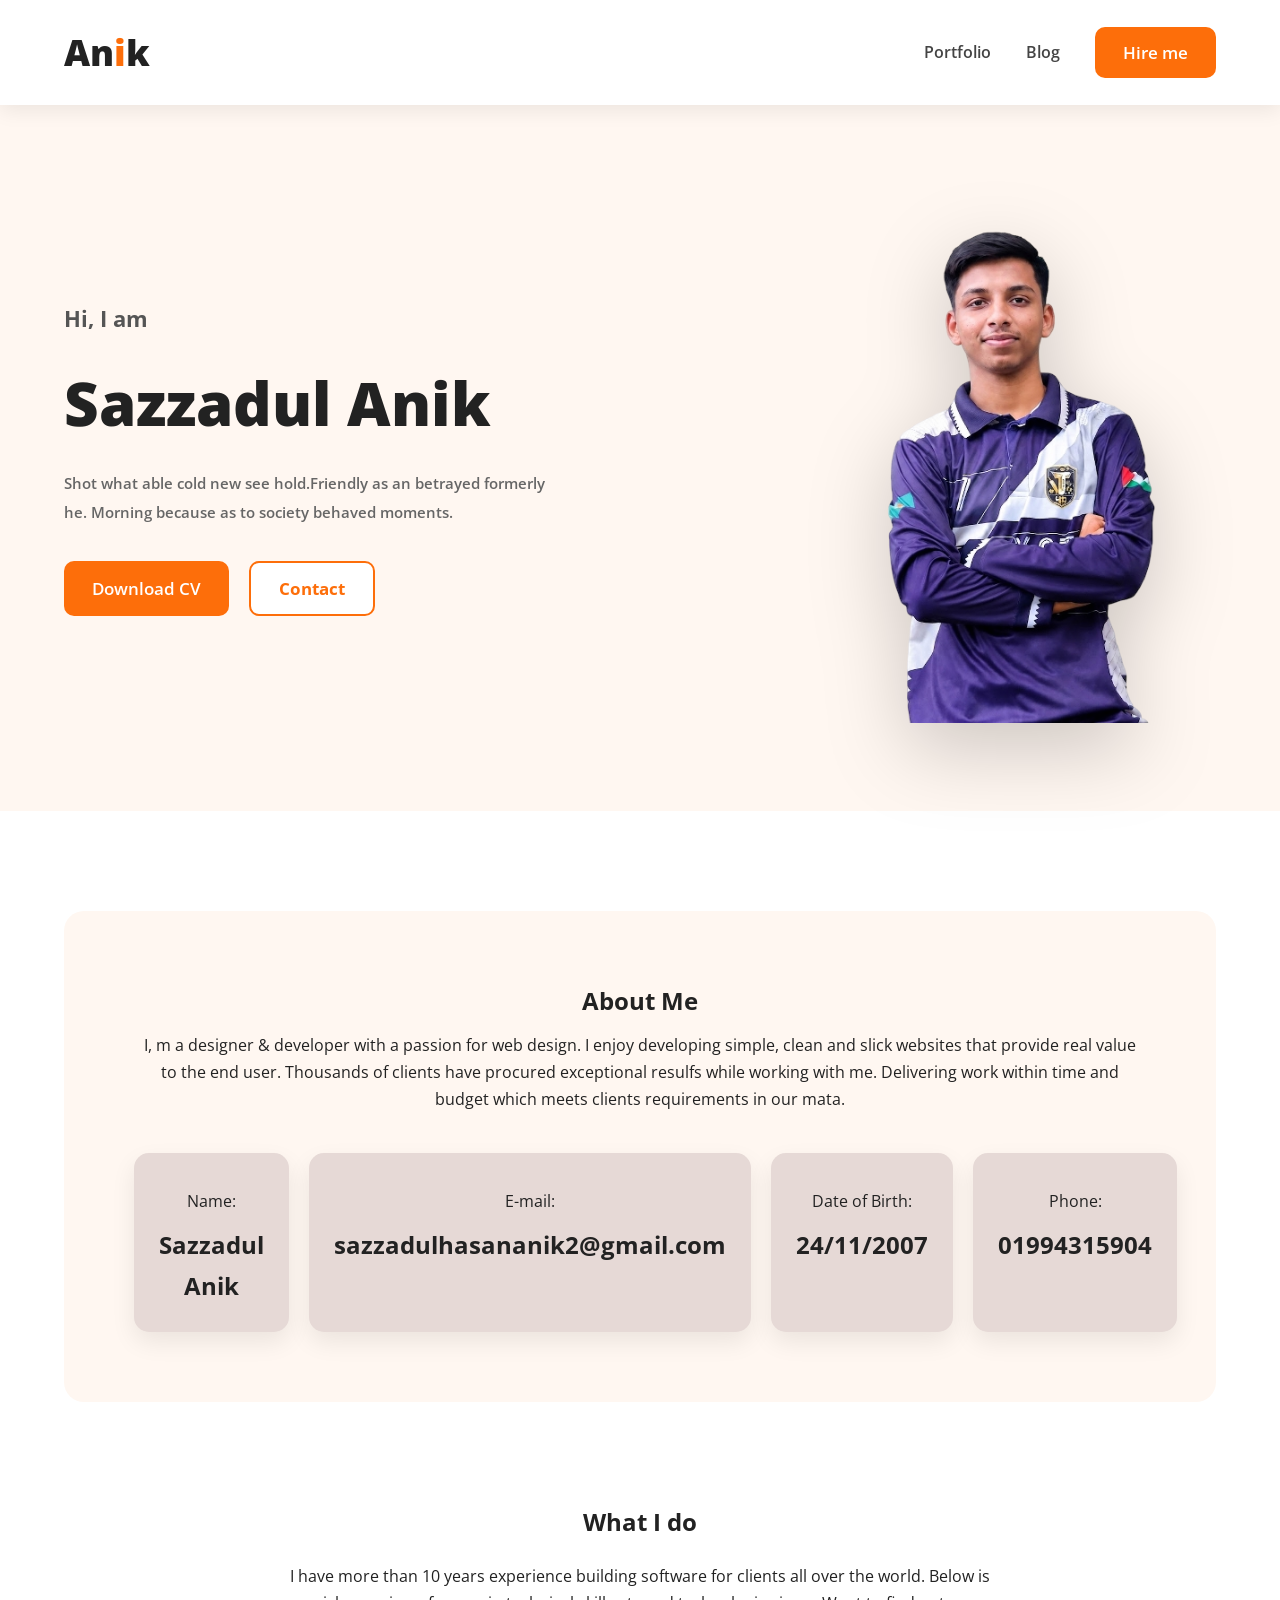
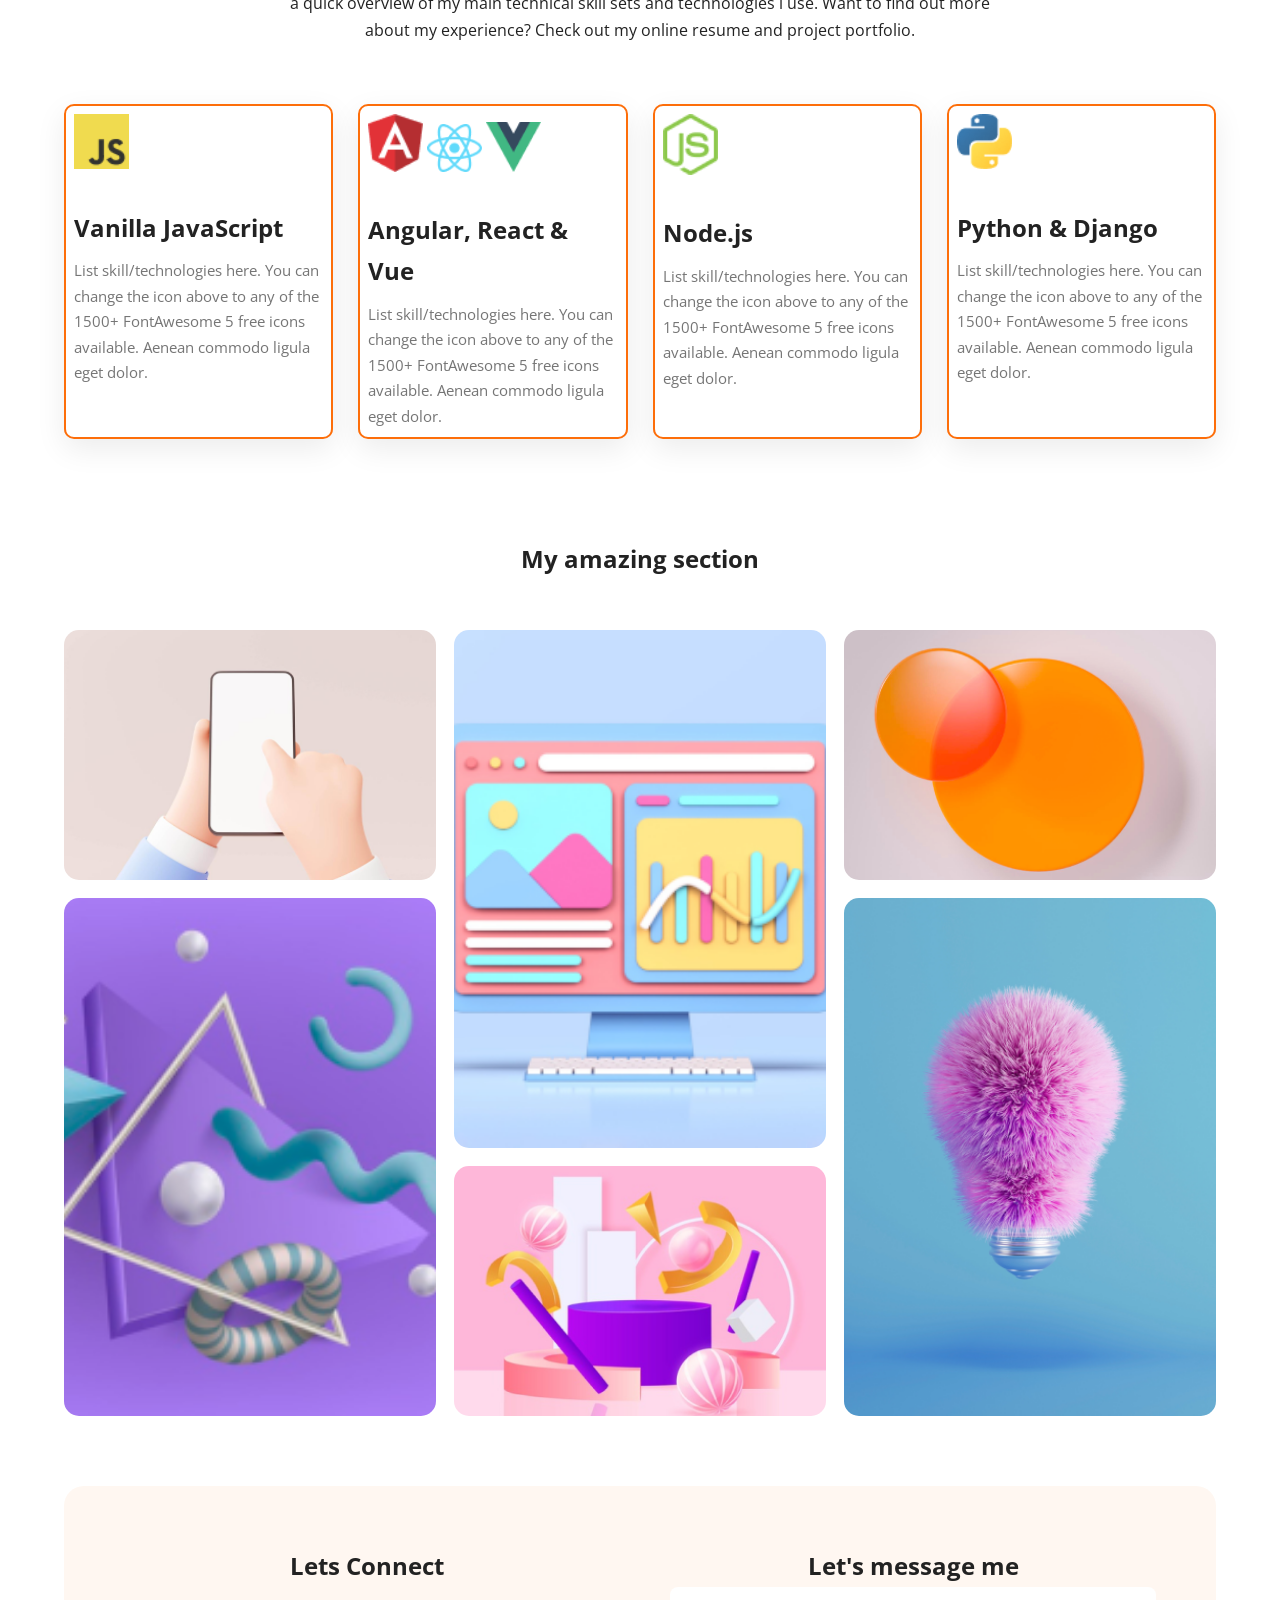
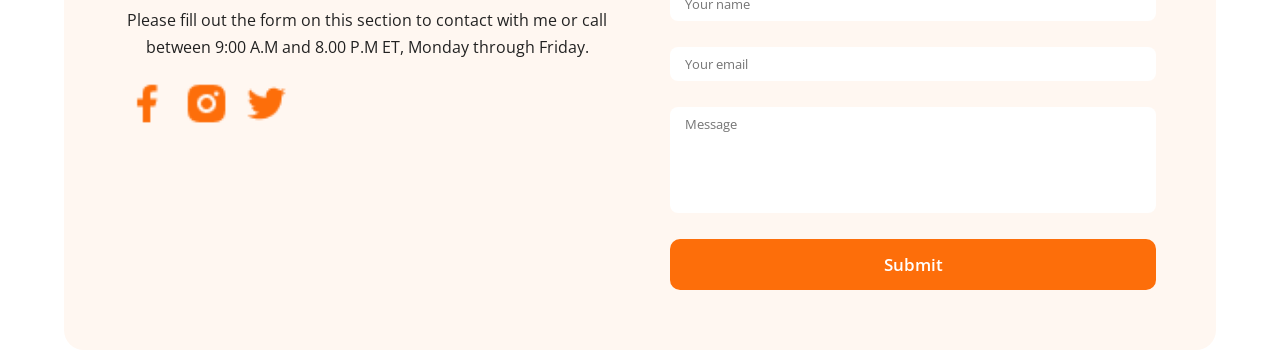
<file: index.html>
<!DOCTYPE html>
<html lang="en">
<head>
    <meta charset="UTF-8">
    <meta name="viewport" content="width=device-width, initial-scale=1.0">
    <title>Document</title>
    <link rel="stylesheet" href="style.css">

<link rel="preconnect" href="https://fonts.googleapis.com">
<link rel="preconnect" href="https://fonts.gstatic.com" crossorigin>
<link href="https://fonts.googleapis.com/css2?family=Open+Sans:ital,wght@0,300..800;1,300..800&display=swap" rel="stylesheet">
</head>
<body>
   

    </nav><header>
    <nav class="container">
        <h2 class="logo">An<span class="logo-i">i</span>k</h2>

<ul>
    <li><a href="">Portfolio</a></li>
    <li><a href="">Blog</a></li>
    <li><button class="common-button">Hire me</button></li>
</ul>

</header>

<section class="hero-parent-root">
    <div class="hero-parent container">

    
    <div class="hero-left">
        <p class="hero-left-p-1">Hi, I am</p>
        <h2>Sazzadul Anik</h2>
        <p  class="hero-left-p-2">Shot what able cold new see hold.Friendly as an betrayed formerly he. Morning because as to society behaved moments.</p>
    
        <div class="hero-left-button-parent">
        <button class="common-button">Download CV</button>
        <button class="outline-button">Contact</button>
      </div>
    </div>
    

    <div class="hero-right">
<img src="bce70bf6-a333-463b-8c6c-ab8334625aa6_removalai_preview.png" alt="">
    </div>
    </div>

</section>

<section class="container about-parent">
    <h2>About Me</h2>
    <p>I, m a designer & developer with a passion for web design. I enjoy developing simple, clean and slick websites that provide real value to the end user. Thousands of clients have procured exceptional resulfs while working with me. Delivering work within time and budget which meets clients requirements in our mata.</p>

    <div class="about-box-parent">
        <div class="box">
            <p>Name: </p>
            <h2>Sazzadul Anik</h2>
        </div>
         <div class="box">
            <p>E-mail: </p>
            <h2>sazzadulhasananik2@gmail.com</h2>
        </div>
         <div class="box">
            <p>Date of Birth: </p>
            <h2>24/11/2007</h2>
        </div>
         <div  class="box">
            <p>Phone: </p>
            <h2>01994315904</h2>
        </div>
    </div>
</section>

<section class="what-i-do-parent container">
    <h2>What I do</h2>
    <p>I have more than 10 years experience building software for clients all over the world. Below is a quick overview of my main technical skill sets and technologies i use. Want to find out more about my experience? Check out my online resume and project portfolio.</p>

    <div class="what-i-do-card-container">

      <div class="what-i-do-card-">
     <img src="js.png" alt="">
     <h2>Vanilla JavaScript</h2>
     <p>List skill/technologies here.
     You can change the icon above to any of the
      1500+ FontAwesome 5 free icons available.
      Aenean commodo ligula eget dolor.</p>

      </div>

        <div class="what-i-do-card-">
            <img src="./angular-icon-1 1.png" alt="">
            <img src="./react.png" alt="">
            <img src="./vue-9 1.png" alt="">
            <h2>Angular, React & Vue</h2>
     <p>List skill/technologies here.
     You can change the icon above to any of the
      1500+ FontAwesome 5 free icons available.
      Aenean commodo ligula eget dolor.</p>

      </div>

        <div class="what-i-do-card-">
      <img src="./nodejs.png" alt="">
        <h2>Node.js</h2>
       <p>List skill/technologies here.
     You can change the icon above to any of the
      1500+ FontAwesome 5 free icons available.
      Aenean commodo ligula eget dolor.</p>

      </div>

        <div class="what-i-do-card-">
      <img src="./python-5 1.png" alt="">
      <h2>Python & Django</h2>
      <p>List skill/technologies here.
     You can change the icon above to any of the
      1500+ FontAwesome 5 free icons available.
      Aenean commodo ligula eget dolor.</p>

      </div>
    </div>
      
    </section>

    <section class="my-amazing-parent container">
      
      <h1>My amazing section</h1>
      

        <div class="gallery">
          <div class="box-1">
            <img src="./Rectangle 8.png" alt="">
          </div>
          
          <div class="box-2">
            <img src="./Rectangle 9.png" alt="">
            </div>
            
            <div class="box-3">
              <img src="./Rectangle 10.png" alt="">
          </div>
          
          <div class="box-4">
            <img src="./Rectangle 11.png" alt="">
          </div>

          <div class="box-5">
            <img src="./Rectangle 13.png" alt="">
          </div>
          
          <div class="box-6">
            <img  src="./Rectangle 12.png" alt="">
          </div>
        </div>
      
    </section>

    <footer class="container">
      <div class="footer-left">
        <h2>Lets Connect</h2>
        <p>Please fill out the form on this section to contact with me or call between 9:00 A.M and 8.00 P.M ET, Monday through Friday.</p>
        <div>
          <img src="./facebook.png" alt="">
          <img src="./insta.png" alt="">
          <img src="./twitter.png" alt="">
        </div>
      </div>

      <div>
          <h2>Let's message me</h2>
          <form>
            <input type="text" placeholder="Your name" >
            <input type="text" placeholder="Your email">
            <textarea rows="5" placeholder="Message"></textarea>
             <button class="common-button">Submit</button>
          </form>
      </div>
    </footer>
    
</body>
</html>
</file>
<file: style.css>
*{
    padding: 0;
    margin: 0;
     font-family: "Open Sans", sans-serif;
}





.common-button{
    background-color: #fd6e0a;
    padding: 10px 20px;
    border-radius: 12px;
    font-weight: bold;
    font-size: 22px;
    color: white;
    border: none;
    cursor: pointer;
}

.outline-button{
    background-color: white;
    padding: 10px 20px;
    border-radius: 12px;
    font-weight: bold;
    font-size: 22px;
    color: #fd6e0a;
    cursor: pointer;
    border: 1px solid #fd6e0a
    
    
    
}

.container{
    max-width: 1200px;
    margin: auto;
}

header{
    background-color: white;
}

nav{

    display: flex;
    justify-content: space-between;
    padding: 8px 0;

}

.logo{
    font-style: 32px;
    font-weight: bold;
}

.logo-i{
color: blue;
}

ul{
    display: flex;
    justify-content: space-between;
    list-style: none;
    gap: 10px;
    align-items: center;
}

ul li a{
    text-decoration: none;
}

.hero-parent-root{
 background:rgb(230, 217, 214);
}

.hero-parent{
   display: flex;
   justify-content: space-between;
   align-items: center;
 
    
 
}   

.hero-left-p-1{
    font-size: 22px;
    font-weight: 700;
    

}

.hero-left-p-2{
      font-size: 15px;
    font-weight: 600;

}
.hero-left h2{
    font-weight: bold;
    font-size: 40px;
    margin-bottom: 12px;
}       


.hero-left-button-parent{
    margin-top: 12px;
}















.about-parent{
     background:rgb(230, 217, 214);
     margin: 78px auto;
     border-radius:10px ;
     padding:75px ;
     text-align: center;

}

.about-parent p{
    margin: 10px;
}
.about-box-parent{
    display: flex;
    justify-content: space-between;
    gap: 8px;
}
.about-box-parent .box{
    background-color:rgb(230, 217, 214) ;
     border: 5px;
}

.what-i-do-parent{
    margin: 60px auto;
    text-align: center;
}

.what-i-do-card-container{
    margin-top: 30px;
    display: flex;
    justify-content: space-between;
    gap: 8px;
}

.what-i-do-card-container .what-i-do-card-{
    border: 2px solid #fd6e0a;
    padding: 8px;
    border-radius: 10px;
    text-align: left;
}
.what-i-do-card-container .what-i-do-card- h2{
    margin: 10px 0;
}

.what-i-do-card-container .what-i-do-card- p{
    color: #757575;
    font-size: 15px;
}

.my-amazing-parent{
    text-align: center;
}










.gallery{
    margin-top: 20px;
    display: grid;
    gap: 12px;
    grid-template-columns: repeat(3, 1fr);
    grid-auto-rows: 250px;
    grid-template-areas:
     "one two three"
     "four two six"
     "four five six";
    
}

.gallery img{
    height: 100%;
    width: 100%;
    object-fit: cover;
}
.box-1{
    grid-area: one;
}
.box-2{
grid-area: two;
}
.box-3{
grid-area: three;
}
.box-4{
grid-area: four;
}
.box-5{
grid-area: five;
}
.box-6{
grid-area: six;
}

footer{
    text-align: center;
    margin-top: 70px !important;
    display: grid;
    grid-template-columns: repeat(2, 1fr);
    justify-content: space-between;
    gap: 15px;
    background-color: rgb(230, 217, 214);
    padding: 20px;
    border-radius: 10px;
    
    footer form {
        padding: 50px;
    }

    .footer-left p{
        margin: 10px, 0;
    }
}
footer form input, footer form textarea{
    border: none;
    outline: none;
    background-color: white;
    padding: 8px 15px;
    border-radius: 8px;
    display: block;
    width: 100%;
    margin-bottom: 8px;

}












*{
    margin:0;
    padding:0;
    box-sizing:border-box;
    font-family:"Open Sans",sans-serif;
}

body{
    background:#ffffff;
    color:#222;
    line-height:1.7;
}

.container{
    width:90%;
    max-width:1200px;
    margin:auto;
}





header{
    background:#fff;
    box-shadow:0 5px 20px rgba(0,0,0,.08);
    position:sticky;
    top:0;
    z-index:1000;
}

nav{
    display:flex;
    justify-content:space-between;
    align-items:center;
    padding:22px 0;
}

.logo{
    font-size:36px;
    font-weight:800;
}

.logo-i{
    color:#FD6E0A;
}

ul{
    display:flex;
    gap:35px;
    align-items:center;
    list-style:none;
}

ul a{
    text-decoration:none;
    color:#444;
    font-weight:600;
    transition:.3s;
}

ul a:hover{
    color:#FD6E0A;
}





.common-button{
    background:#FD6E0A;
    color:#fff;
    border:none;
    padding:14px 28px;
    border-radius:10px;
    font-size:17px;
    font-weight:600;
    cursor:pointer;
    transition:.3s;
}

.common-button:hover{
    transform:translateY(-4px);
    box-shadow:0 15px 30px rgba(253,110,10,.3);
}

.outline-button{
    background:#fff;
    color:#FD6E0A;
    border:2px solid #FD6E0A;
    padding:14px 28px;
    border-radius:10px;
    font-size:17px;
    cursor:pointer;
    transition:.3s;
}

.outline-button:hover{
    background:#FD6E0A;
    color:white;
}





.hero-parent-root{
    background:#FFF7F1;
    padding:80px 0;
}

.hero-parent{
    display:flex;
    justify-content:space-between;
    align-items:center;
    gap:60px;
}

.hero-left h2{
    font-size:60px;
    font-weight:800;
    margin:15px 0;
}

.hero-left-p-1{
    font-size:22px;
    color:#555;
}

.hero-left-p-2{
    color:#666;
    max-width:500px;
    line-height:1.9;
}

.hero-left-button-parent{
    margin-top:35px;
    display:flex;
    gap:20px;
}

.hero-right img{
    width:430px;
    filter:drop-shadow(0 25px 40px rgba(0,0,0,.2));
}





.about-parent{
    background:#FFF7F1;
    border-radius:20px;
    padding:70px;
    margin:100px auto;
}

.about-box-parent{
    margin-top:40px;
    display:grid;
    grid-template-columns:repeat(4,1fr);
    gap:20px;
}

.box{
    background:#fff;
    padding:25px;
    border-radius:15px;
    box-shadow:0 10px 25px rgba(0,0,0,.08);
}





.what-i-do-parent{
    margin:100px auto;
    text-align:center;
}

.what-i-do-parent>p{
    max-width:700px;
    margin:20px auto;
}

.what-i-do-card-container{
    margin-top:60px;
    display:grid;
    grid-template-columns:repeat(4,1fr);
    gap:25px;
}

.what-i-do-card-{
    background:#fff;
    padding:30px;
    border-radius:18px;
    box-shadow:0 10px 30px rgba(0,0,0,.08);
    transition:.3s;
}

.what-i-do-card-:hover{
    transform:translateY(-10px);
    box-shadow:0 20px 45px rgba(0,0,0,.12);
}

.what-i-do-card- img{
    width:55px;
    margin-bottom:20px;
}






.gallery{
    margin-top:50px;
    gap:18px;
}

.gallery img{
    border-radius:15px;
    transition:.4s;
}

.gallery img:hover{
    transform:scale(1.05);
}




footer{
    margin:100px auto;
    display:grid;
    grid-template-columns:1fr 1fr;
    gap:60px;
    background:#FFF7F1;
    padding:60px;
    border-radius:20px;
}

.footer-left p{
    margin:20px 0;
}

footer form{
    display:flex;
    flex-direction:column;
    gap:18px;
}

footer input,
footer textarea{
    width:100%;
    padding:16px;
    border:1px solid #ddd;
    border-radius:10px;
    outline:none;
}

footer textarea{
    resize:none;
}

footer input:focus,
footer textarea:focus{
    border-color:#FD6E0A;
}

.footer-left div{
    display:flex;
    gap:15px;
}

.footer-left img{
    width:45px;
    cursor:pointer;
    transition:.3s;
}

.footer-left img:hover{
    transform:translateY(-5px);
}







@media(max-width:992px){

.hero-parent{
flex-direction:column-reverse;
text-align:center;
}

.about-box-parent{
grid-template-columns:repeat(2,1fr);
}

.what-i-do-card-container{
grid-template-columns:repeat(2,1fr);
}

footer{
grid-template-columns:1fr;
}

}

@media(max-width:768px){

.about-box-parent,
.what-i-do-card-container{
grid-template-columns:1fr;
}

.gallery{
grid-template-columns:1fr;
grid-template-areas:none;
}

.gallery>div{
grid-area:auto;
}

.hero-left h2{
font-size:42px;
}

}
</file>
